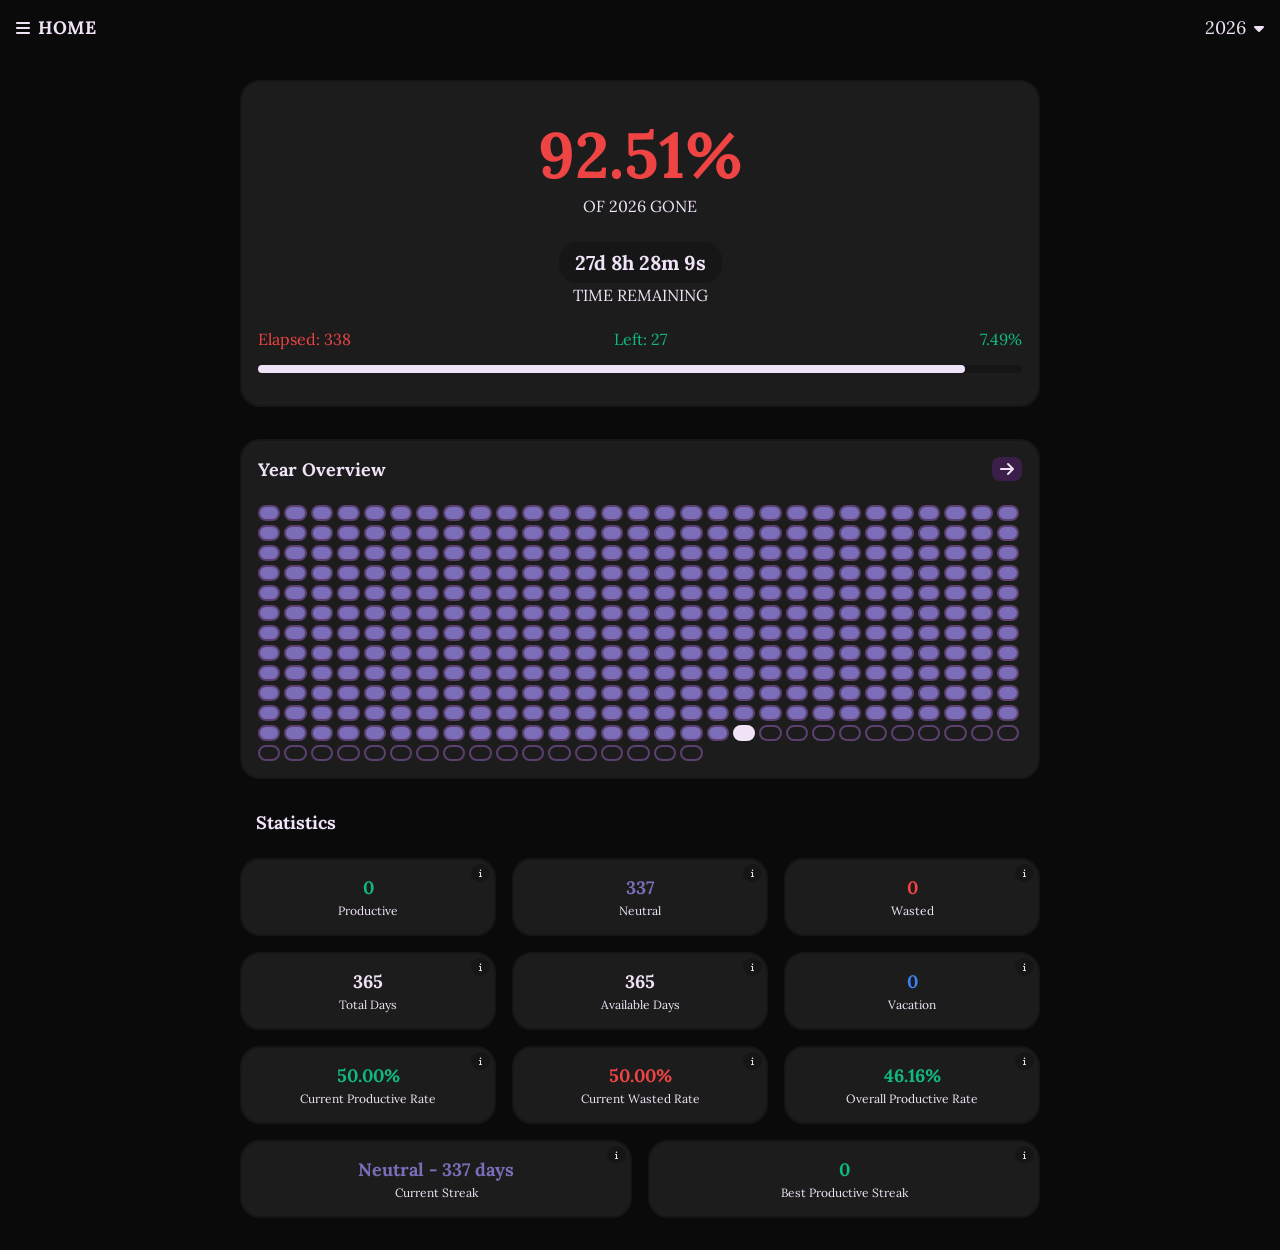
<file: index.html>
<!DOCTYPE html>
<html lang="en">
<head>
	<meta charset="UTF-8">
	<meta name="viewport" content="width=device-width, initial-scale=1.0">
	<title>Days</title>
	<!--font awesome-->
	<link rel="stylesheet" href="https://cdnjs.cloudflare.com/ajax/libs/font-awesome/6.7.2/css/all.min.css">
	<!--fonts ezcar-->
	<link rel="preconnect" href="https://fonts.googleapis.com">
	<link rel="preconnect" href="https://fonts.gstatic.com" crossorigin>
	<link href="https://fonts.googleapis.com/css2?family=Eczar:wght@400..800&display=swap" rel="stylesheet">

	<!--font merriweather-->
	<link rel="preconnect" href="https://fonts.googleapis.com">
	<link rel="preconnect" href="https://fonts.gstatic.com" crossorigin>
	<link href="https://fonts.googleapis.com/css2?family=Merriweather:ital,opsz,wght@0,18..144,300..900;1,18..144,300..900&display=swap" rel="stylesheet">
	
	<!--lora-->
	<link rel="preconnect" href="https://fonts.googleapis.com">
	<link rel="preconnect" href="https://fonts.gstatic.com" crossorigin>
	<link href="https://fonts.googleapis.com/css2?family=Lora:ital,wght@0,400..700;1,400..700&display=swap" rel="stylesheet">
	
	<link rel="stylesheet" href="./css/common.css">
	<link rel="stylesheet" href="./css/home.css">
</head>

<!--<body class="modal-active">-->
<body>
    <div class="topbar">
        <div class="left">
            <i class="fa fa-bars" id="home-btn" aria-hidden="true"></i>
            <a href="./index.html" class="title-topbar">HOME</a>
        </div>
        <div class="right">
            <div class="year">2026 (Current)</div>
            <i class="fa fa-caret-down" aria-hidden="true"></i>
        </div>
    </div>

    <div class="topbar-year-selector">
    </div>

    <div class="toolkit">
        <div class="toolkit-date">April 9 - Friday</div>
        <div class="toolkit-status"></div>
    </div>

    <div class="sidebar-out">
        <div class="sidebar">

            <div class="sidebar-heading">
                    <!--<i class="fa fa-arrow-left" id="sidebar-close-btn" aria-hidden="true"></i> -->
                    <div>Days</div> 
            </div>

            <div class="sidebar-menu">
                <a class="sidebar-menu-item sidebar-menu-item-active" href="./index.html">
                    <i class="fa fa-home" aria-hidden="true"></i>
                    Home
                </a>
                <a class="sidebar-menu-item" href="./goals.html">
                    <i class="fa fa-trophy" aria-hidden="true"></i>
                    Goals
                </a>
                <a class="sidebar-menu-item" href="./">
                    <i class="fa fa-line-chart" aria-hidden="true"></i>
                    Statistics
                </a>
                <a class="sidebar-menu-item" href="./">
                    <i class="fa fa-tree" aria-hidden="true"></i>
                    Progress Tree
                </a>
                <a class="sidebar-menu-item" href="./settings.html">
                    <i class="fa fa-cog" aria-hidden="true"></i>
                    Settings
                </a>
                <a class="sidebar-menu-item" href="./about.html">
                    <i class="fa fa-info-circle" aria-hidden="true"></i>
                    About
                </a>
            </div>
        </div>
    </div>

    <div class="stats-modal-out">
        <div class="stats-modal">
            <div class="stats-modal-head">
            </div>
            <div class="stats-modal-bottom">
                <div class="stats-modal-text">
                </div>
                <div class="stats-modal-btn">Got it </div>
            </div>
        </div>
    </div>

    <div class="head">
        <div class="head-top">
            <div class="head-percentage">00.00%</div>
            <div class="head-percentage-label">OF 0000 GONE</div>
        </div>
        <div class="head-middle">
            <div class="head-time" data-value="full">000d 00h 00m 00s</div>
            <div class="head-label">TIME REMAINING</div>
        </div>
        <div class="head-bottom">
            <div class="head-bottom-up">
                <div class="head-bottom-elapsed"> <span>Elapsed:</span> <span id="head-bottom-elapsed">000 </span> </div>
                <div class="head-bottom-left"> <span>Left:</span> <span id="head-bottom-left">000</span> </div>
                <div class="head-bottom-percentage">00.00%</div>
            </div>
            <div class="progress-bar">
                <div class="progress-fill" id="progressFill"></div>
            </div>
        </div>
    </div>

    <div class="dot-checlist-container">
        <div class="check-out">
            <div class="check-out-top">
                <h1 class="check-out-year">Year Checklist</h1>
                <i class="check-out-icon fa fa-arrow-left" id="check-goto-overview-btn" aria-hidden="true"></i>
            </div>
            <div class="check-out-bottom">
                <div class="checklist-item-out">
                </div>
                <div class="checklist-add">
                    <i class="fa fa-plus" aria-hidden="true"></i>
                    <input id="checklist-add-text" type="text" placeholder="Add a new checklist">
                    <i class="fa fa-check" style="display: none;" aria-hidden="true"></i>
                </div>
            </div>
        </div>
        
        <div class="dot-out">
            <div class="dot-out-top">
                <h1 class="dot-out-year">Year Overview</h1>
                <i class="dot-out-icon fa fa-arrow-right" id="dot-goto-checklist-btn" aria-hidden="true"></i>
            </div>
            <div class="dot-out-bottom">
                <div class="dot"></div>
                <div class="dot"></div>
                <div class="dot"></div>
                <div class="dot"></div>
                <div class="dot"></div>
                <div class="dot"></div>
                <div class="dot"></div>
                <div class="dot"></div>
                <div class="dot"></div>
                <div class="dot"></div>
                <div class="dot"></div>
                <div class="dot"></div>
                <div class="dot"></div>
                <div class="dot"></div>
                <div class="dot"></div>
                <div class="dot"></div>
                <div class="dot"></div>
                <div class="dot"></div>
                <div class="dot"></div>
                <div class="dot"></div>
                <div class="dot"></div>
                <div class="dot"></div>
                <div class="dot"></div>
                <div class="dot"></div>
                <div class="dot"></div>
                <div class="dot"></div>
                <div class="dot"></div>
                <div class="dot"></div>
                <div class="dot"></div>
                <div class="dot"></div>
                <div class="dot"></div>
                <div class="dot"></div>
                <div class="dot"></div>
                <div class="dot"></div>
                <div class="dot"></div>
                <div class="dot"></div>
                <div class="dot"></div>
                <div class="dot"></div>
                <div class="dot"></div>
                <div class="dot"></div>
                <div class="dot"></div>
                <div class="dot"></div>
                <div class="dot"></div>
                <div class="dot"></div>
                <div class="dot"></div>
                <div class="dot"></div>
                <div class="dot"></div>
                <div class="dot"></div>
                <div class="dot"></div>
                <div class="dot"></div>
                <div class="dot"></div>
                <div class="dot"></div>
                <div class="dot"></div>
                <div class="dot"></div>
                <div class="dot"></div>
                <div class="dot"></div>
                <div class="dot"></div>
                <div class="dot"></div>
                <div class="dot"></div>
                <div class="dot"></div>
                <div class="dot"></div>
                <div class="dot"></div>
                <div class="dot"></div>
                <div class="dot"></div>
                <div class="dot"></div>
                <div class="dot"></div>
                <div class="dot"></div>
                <div class="dot"></div>
                <div class="dot"></div>
                <div class="dot"></div>
                <div class="dot"></div>
                <div class="dot"></div>
                <div class="dot"></div>
                <div class="dot"></div>
                <div class="dot"></div>
                <div class="dot"></div>
                <div class="dot"></div>
                <div class="dot"></div>
                <div class="dot"></div>
                <div class="dot"></div>
                <div class="dot"></div>
                <div class="dot"></div>
                <div class="dot"></div>
                <div class="dot"></div>
                <div class="dot"></div>
                <div class="dot"></div>
                <div class="dot"></div>
                <div class="dot"></div>
                <div class="dot"></div>
                <div class="dot"></div>
                <div class="dot"></div>
                <div class="dot"></div>
                <div class="dot"></div>
                <div class="dot"></div>
                <div class="dot"></div>
                <div class="dot"></div>
                <div class="dot"></div>
                <div class="dot"></div>
                <div class="dot"></div>
                <div class="dot"></div>
                <div class="dot"></div>
                <div class="dot"></div>
                <div class="dot"></div>
                <div class="dot"></div>
                <div class="dot"></div>
                <div class="dot"></div>
                <div class="dot"></div>
                <div class="dot"></div>
                <div class="dot"></div>
                <div class="dot"></div>
                <div class="dot"></div>
                <div class="dot"></div>
                <div class="dot"></div>
                <div class="dot"></div>
                <div class="dot"></div>
                <div class="dot"></div>
                <div class="dot"></div>
                <div class="dot"></div>
                <div class="dot"></div>
                <div class="dot"></div>
                <div class="dot"></div>
                <div class="dot"></div>
                <div class="dot"></div>
                <div class="dot"></div>
                <div class="dot"></div>
                <div class="dot"></div>
                <div class="dot"></div>
                <div class="dot"></div>
                <div class="dot"></div>
                <div class="dot"></div>
                <div class="dot"></div>
                <div class="dot"></div>
                <div class="dot"></div>
                <div class="dot"></div>
                <div class="dot"></div>
                <div class="dot"></div>
                <div class="dot"></div>
                <div class="dot"></div>
                <div class="dot"></div>
                <div class="dot"></div>
                <div class="dot"></div>
                <div class="dot"></div>
                <div class="dot"></div>
                <div class="dot"></div>
                <div class="dot"></div>
                <div class="dot"></div>
                <div class="dot"></div>
                <div class="dot"></div>
                <div class="dot"></div>
                <div class="dot"></div>
                <div class="dot"></div>
                <div class="dot"></div>
                <div class="dot"></div>
                <div class="dot"></div>
                <div class="dot"></div>
                <div class="dot"></div>
                <div class="dot"></div>
                <div class="dot"></div>
                <div class="dot"></div>
                <div class="dot"></div>
                <div class="dot"></div>
                <div class="dot"></div>
                <div class="dot"></div>
                <div class="dot"></div>
                <div class="dot"></div>
                <div class="dot"></div>
                <div class="dot"></div>
                <div class="dot"></div>
                <div class="dot"></div>
                <div class="dot"></div>
                <div class="dot"></div>
                <div class="dot"></div>
                <div class="dot"></div>
                <div class="dot"></div>
                <div class="dot"></div>
                <div class="dot"></div>
                <div class="dot"></div>
                <div class="dot"></div>
                <div class="dot"></div>
                <div class="dot"></div>
                <div class="dot"></div>
                <div class="dot"></div>
                <div class="dot"></div>
                <div class="dot"></div>
                <div class="dot"></div>
                <div class="dot"></div>
                <div class="dot"></div>
                <div class="dot"></div>
                <div class="dot"></div>
                <div class="dot"></div>
                <div class="dot"></div>
                <div class="dot"></div>
                <div class="dot"></div>
                <div class="dot"></div>
                <div class="dot"></div>
                <div class="dot"></div>
                <div class="dot"></div>
                <div class="dot"></div>
                <div class="dot"></div>
                <div class="dot"></div>
                <div class="dot"></div>
                <div class="dot"></div>
                <div class="dot"></div>
                <div class="dot"></div>
                <div class="dot"></div>
                <div class="dot"></div>
                <div class="dot"></div>
                <div class="dot"></div>
                <div class="dot"></div>
                <div class="dot"></div>
                <div class="dot"></div>
                <div class="dot"></div>
                <div class="dot"></div>
                <div class="dot"></div>
                <div class="dot"></div>
                <div class="dot"></div>
                <div class="dot"></div>
                <div class="dot"></div>
                <div class="dot"></div>
                <div class="dot"></div>
                <div class="dot"></div>
                <div class="dot"></div>
                <div class="dot"></div>
                <div class="dot"></div>
                <div class="dot"></div>
                <div class="dot"></div>
                <div class="dot"></div>
                <div class="dot"></div>
                <div class="dot"></div>
                <div class="dot"></div>
                <div class="dot"></div>
                <div class="dot"></div>
                <div class="dot"></div>
                <div class="dot"></div>
                <div class="dot"></div>
                <div class="dot"></div>
                <div class="dot"></div>
                <div class="dot"></div>
                <div class="dot"></div>
                <div class="dot"></div>
                <div class="dot"></div>
                <div class="dot"></div>
                <div class="dot"></div>
                <div class="dot"></div>
                <div class="dot"></div>
                <div class="dot"></div>
                <div class="dot"></div>
                <div class="dot"></div>
                <div class="dot"></div>
                <div class="dot"></div>
                <div class="dot"></div>
                <div class="dot"></div>
                <div class="dot"></div>
                <div class="dot"></div>
                <div class="dot"></div>
                <div class="dot"></div>
                <div class="dot"></div>
                <div class="dot"></div>
                <div class="dot"></div>
                <div class="dot"></div>
                <div class="dot"></div>
                <div class="dot"></div>
                <div class="dot"></div>
                <div class="dot"></div>
                <div class="dot"></div>
                <div class="dot"></div>
                <div class="dot"></div>
                <div class="dot"></div>
                <div class="dot"></div>
                <div class="dot"></div>
                <div class="dot"></div>
                <div class="dot"></div>
                <div class="dot"></div>
                <div class="dot"></div>
                <div class="dot"></div>
                <div class="dot"></div>
                <div class="dot"></div>
                <div class="dot"></div>
                <div class="dot"></div>
                <div class="dot"></div>
                <div class="dot"></div>
                <div class="dot"></div>
                <div class="dot"></div>
                <div class="dot"></div>
                <div class="dot"></div>
                <div class="dot"></div>
                <div class="dot"></div>
                <div class="dot"></div>
                <div class="dot"></div>
                <div class="dot"></div>
                <div class="dot"></div>
                <div class="dot"></div>
                <div class="dot"></div>
                <div class="dot"></div>
                <div class="dot"></div>
                <div class="dot"></div>
                <div class="dot"></div>
                <div class="dot"></div>
                <div class="dot"></div>
                <div class="dot"></div>
                <div class="dot"></div>
                <div class="dot"></div>
                <div class="dot"></div>
                <div class="dot"></div>
                <div class="dot"></div>
                <div class="dot"></div>
                <div class="dot"></div>
                <div class="dot"></div>
                <div class="dot"></div>
                <div class="dot"></div>
                <div class="dot"></div>
                <div class="dot"></div>
                <div class="dot"></div>
                <div class="dot"></div>
                <div class="dot"></div>
                <div class="dot"></div>
                <div class="dot"></div>
                <div class="dot"></div>
                <div class="dot"></div>
                <div class="dot"></div>
                <div class="dot"></div>
                <div class="dot"></div>
                <div class="dot"></div>
                <div class="dot"></div>
                <div class="dot"></div>
                <div class="dot"></div>
                <div class="dot"></div>
                <div class="dot"></div>
                <div class="dot"></div>
                <div class="dot"></div>
                <div class="dot"></div>
                <div class="dot"></div>
                <div class="dot"></div>
                <div class="dot"></div>
                <div class="dot"></div>
                <div class="dot"></div>
                <div class="dot"></div>
                <div class="dot"></div>
                <div class="dot"></div>
                <div class="dot"></div>
                <div class="dot"></div>
                <div class="dot"></div>
                <div class="dot"></div>
                <div class="dot"></div>
                <div class="dot"></div>
                <div class="dot"></div>
                <div class="dot"></div>
                <div class="dot"></div>
                <div class="dot"></div>
                <div class="dot"></div>
                <div class="dot"></div>
                <div class="dot"></div>
                <div class="dot"></div>
                <div class="dot"></div>
                <div class="dot"></div>
                <div class="dot"></div>
                <div class="dot"></div>
                <div class="dot"></div>
                <div class="dot"></div>
                <div class="dot"></div>
                <div class="dot"></div>
                <div class="dot"></div>
                <div class="dot"></div>
                <div class="dot"></div>
                <div class="dot"></div>
            </div>
        </div>
    </div>
    
    <div class="stats-out">
        <h1 class="stats-out-heading">Statistics</h1>
        <div class="stat-boxes">
            <div class="stat-box">
                <div class="info"><i class="fa fa-info" aria-hidden="true"></i></div>
                <div class="stat" id="productive-stat">2</div>
                <div class="label">Productive</div>
            </div>
            <div class="stat-box">
                <div class="info"><i class="fa fa-info" aria-hidden="true"></i></div>
                <div class="stat" id="neutral-stat">2</div>
                <div class="label">Neutral</div>
            </div>
            <div class="stat-box">
                <div class="info"><i class="fa fa-info" aria-hidden="true"></i></div>
                <div class="stat" id="wasted-stat">194</div>
                <div class="label">Wasted</div>
            </div>
            
            <div class="stat-box">
                <div class="info"><i class="fa fa-info" aria-hidden="true"></i></div>
                <div class="stat" id="total-days-stat">365</div>
                <div class="label">Total Days</div>
            </div>
            <div class="stat-box">
                <div class="info"><i class="fa fa-info" aria-hidden="true"></i></div>
                <div class="stat" id="available-days-stat">365</div>
                <div class="label">Available Days</div>
            </div>
            <div class="stat-box">
                <div class="info"><i class="fa fa-info" aria-hidden="true"></i></div>
                <div class="stat" id="vacation-stat">0</div>
                <div class="label">Vacation</div>
            </div>
            
            <div class="stat-box">
                <div class="info"><i class="fa fa-info" aria-hidden="true"></i></div>
                <div class="stat" id="current-productive-rate-stat">1.41%</div>
                <div class="label">Current Productive Rate</div>
            </div>
            
            <div class="stat-box">
                <div class="info"><i class="fa fa-info" aria-hidden="true"></i></div>
                <div class="stat" id="current-wasted-rate-stat">1.41%</div>
                <div class="label">Current Wasted Rate</div>
            </div>
            <div class="stat-box">
                <div class="info"><i class="fa fa-info" aria-hidden="true"></i></div>
                <div class="stat" id="over-all-productivity-rate-stat">0.77%</div>
                <div class="label">Overall Productive Rate</div>
            </div>

            <div class="stat-box">
                <div class="info"><i class="fa fa-info" aria-hidden="true"></i></div>
                <div class="stat" id="current-streak-stat">Wasted - 2 days</div>
                <div class="label">Current Streak</div>
            </div>
            <div class="stat-box">
                <div class="info"><i class="fa fa-info" aria-hidden="true"></i></div>
                <div class="stat" id="best-productive-streak-stat">2</div>
                <div class="label">Best Productive Streak</div>
            </div>
        </div>
    </div>
</body>

<script src="./js/db.js"></script>
<script src="./js/script.js"></script>
<script src="./js/sidebar.js"></script>
<script src="./js/dotFishEyeEffect.js"></script>
</html>
</file>
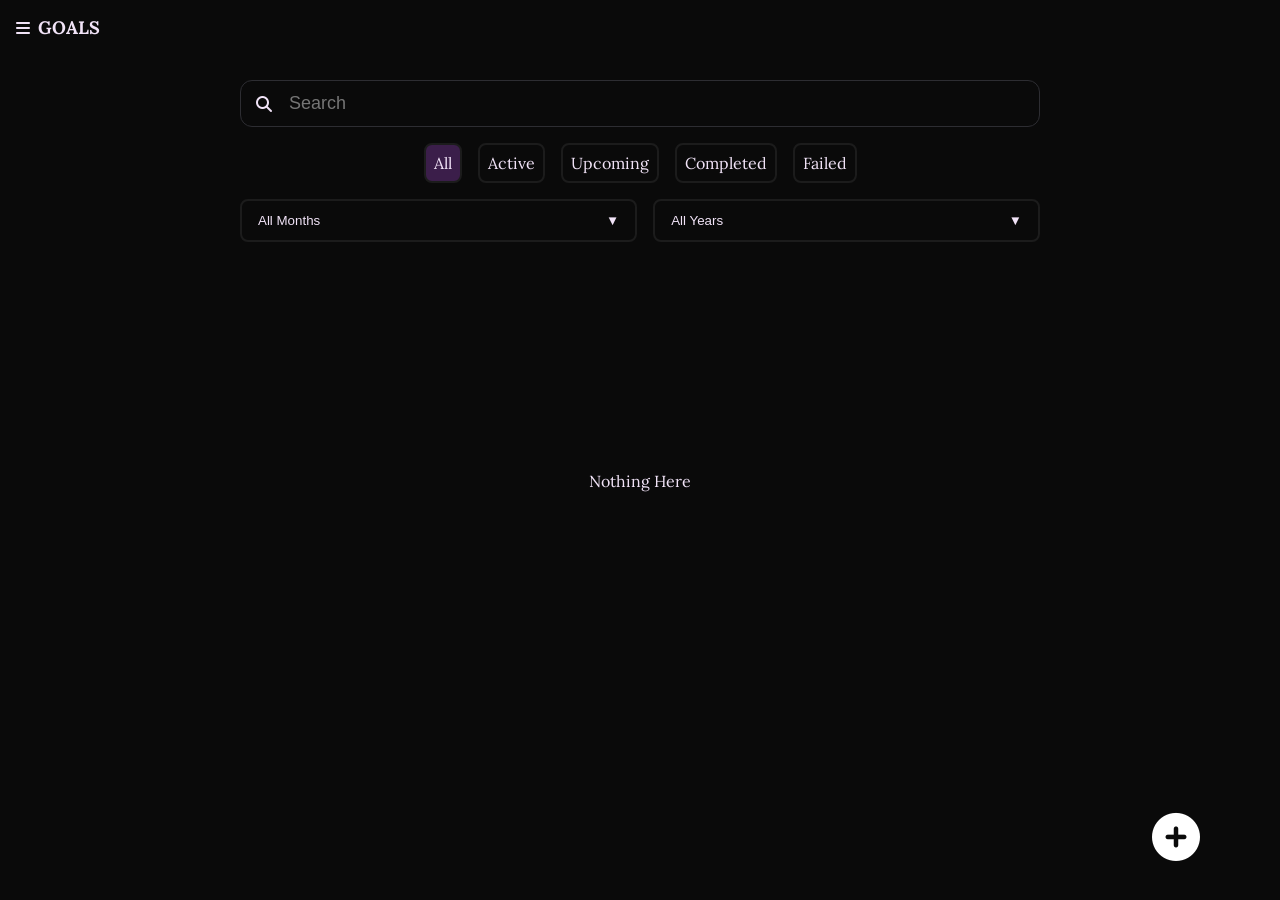
<file: goals.html>
<!DOCTYPE html>
<html lang="en">
<head>
	<meta charset="UTF-8">
	<meta name="viewport" content="width=device-width, initial-scale=1.0">
	<title>Days</title>
	<!--font awesome-->
	<link rel="stylesheet" href="https://cdnjs.cloudflare.com/ajax/libs/font-awesome/6.7.2/css/all.min.css">
	<!--fonts ezcar-->
	<link rel="preconnect" href="https://fonts.googleapis.com">
	<link rel="preconnect" href="https://fonts.gstatic.com" crossorigin>
	<link href="https://fonts.googleapis.com/css2?family=Eczar:wght@400..800&display=swap" rel="stylesheet">

	<!--font merriweather-->
	<link rel="preconnect" href="https://fonts.googleapis.com">
	<link rel="preconnect" href="https://fonts.gstatic.com" crossorigin>
	<link href="https://fonts.googleapis.com/css2?family=Merriweather:ital,opsz,wght@0,18..144,300..900;1,18..144,300..900&display=swap" rel="stylesheet">
	
	<!--lora-->
	<link rel="preconnect" href="https://fonts.googleapis.com">
	<link rel="preconnect" href="https://fonts.gstatic.com" crossorigin>
	<link href="https://fonts.googleapis.com/css2?family=Lora:ital,wght@0,400..700;1,400..700&display=swap" rel="stylesheet">


	<link rel="stylesheet" href="./css/common.css">
	<link rel="stylesheet" href="./css/goals.css">
</head>
<body>
    <div class="topbar">
        <div class="left">
            <i class="fa fa-bars" id="home-btn" aria-hidden="true"></i>
            <a href="./goals.html" class="title-topbar">GOALS</a>
        </div>
    </div>

    <div class="sidebar-out">
        <div class="sidebar">

            <div class="sidebar-heading">
                    <!--<i class="fa fa-arrow-left" id="sidebar-close-btn" aria-hidden="true"></i> -->
                    <div>Days</div> 
            </div>

            <div class="sidebar-menu">
                <a class="sidebar-menu-item" href="./index.html">
                    <i class="fa fa-home" aria-hidden="true"></i>
                    Home
                </a>
                <a class="sidebar-menu-item sidebar-menu-item-active" href="./gaols.html">
                    <i class="fa fa-trophy" aria-hidden="true"></i>
                    Goals
                </a>
                <a class="sidebar-menu-item" href="./">
                    <i class="fa fa-line-chart" aria-hidden="true"></i>
                    Statistics
                </a>
                <a class="sidebar-menu-item" href="./">
                    <i class="fa fa-tree" aria-hidden="true"></i>
                    Progress Tree
                </a>
                <a class="sidebar-menu-item" href="./settings.html">
                    <i class="fa fa-cog" aria-hidden="true"></i>
                    Settings
                </a>
                <a class="sidebar-menu-item" href="./about.html">
                    <i class="fa fa-info-circle" aria-hidden="true"></i>
                    About
                </a>
            </div>
        </div>
    </div>

    <div class="add-modal-out">
        <div class="add-modal">
            
            <h1 class="modal-heading">New Goal</h1>
            <input id="goal-title" type="text" placeholder="Title">
            <textarea id="goal-desc" type="text" placeholder="Description (Optional)"></textarea>
                
            <div class="modal-goal-days-out">
                <h1 class="modal-goal-days-heading">Goal Days</h1>
                <div class="modal-goal-days">
                    <div data-value="1" class="modal-goal-day active">Mon</div>
                    <div data-value="2" class="modal-goal-day active">Tue</div>
                    <div data-value="3" class="modal-goal-day active">Wed</div>
                    <div data-value="4" class="modal-goal-day active">Thu</div>
                    <div data-value="5" class="modal-goal-day active">Fri</div>
                    <div data-value="6" class="modal-goal-day active">Sat</div>
                    <div data-value="0" class="modal-goal-day active">Sun</div>
                </div>
            </div>
            
            <div class="calender-out">
                <div class="calender-start-out">
                    <label for="start-date" class="calender-label">Start</label>
                    <div class="calender-input-out">
                        <input type="date" class="calender-box" id="start-date" name="start-date" min="2026-08-17" max="2026-08-31">
                        <i class="fa-solid fa-calendar-days"></i>
                    </div>
                </div>
                <div class="calender-end-out">
                    <label for="end-date" class="calender-label">End</label>
                    <div class="calender-input-out">
                        <input type="date" class="calender-box" id="end-date" name="end-date" min="2026-08-17" max="2026-08-31">
                        <i class="fa-solid fa-calendar-days"></i>
                    </div>
                </div>
            </div>
            <div class="calender-quick-durations-out">
                <h1 class="calender-quick-durations-heading">Quick Duration</h1>
                <div class="calender-quick-durations">
                    <div data-type="w" data-value="1" class="calender-quick-duration" >1 W</div>
                    <div data-type="w" data-value="2" class="calender-quick-duration" >2 W</div>
                    <div data-type="w" data-value="3" class="calender-quick-duration" >3 W</div>
                    <div data-type="m" data-value="1" class="calender-quick-duration" >1 M</div>
                    <div data-type="m" data-value="2" class="calender-quick-duration" >2 M</div>
                    <div data-type="m" data-value="3" class="calender-quick-duration" >3 M</div>
                    <div data-type="m" data-value="6" class="calender-quick-duration" >6 M</div>
                    <div data-type="y" data-value="1" class="calender-quick-duration" >1 Y</div>
                    <div data-type="y" data-value="2" class="calender-quick-duration" >2 Y</div>
                    <div data-type="y" data-value="3" class="calender-quick-duration" >3 Y</div>
                    <div data-type="y" data-value="4" class="calender-quick-duration" >4 Y</div>
                    <div data-type="y" data-value="5" class="calender-quick-duration" >5 Y</div>
                </div>
            </div>

            <div class="total-working-days">
                <h1 class="total-working-days-heading">Total Working Days</h1>
                <div class="total-working-days-count-out">
                    <div class="total-working-days-count">0</div>
                    <i class="fa fa-chevron-circle-up" id="total-working-days-count-up" aria-hidden="true"></i>
                    <i class="fa fa-chevron-circle-down" id="total-working-days-count-down" aria-hidden="true"></i>
                </div>
            </div>

            <div class="summary">
              <div class="summary-title">Goal Summary</div>
              <div class="summary-grid">
                <div class="metric">
                  <div class="metric-label">Start Date</div>
                  <div class="metric-value" id="summary-start">—</div>
                </div>
                
                <div class="metric">
                  <div class="metric-label">Effective Start Date</div>
                  <div class="metric-value" id="summary-effective-start">—</div>
                </div>
                
                <div class="metric">
                  <div class="metric-label">End Date</div>
                  <div class="metric-value" id="summary-end">—</div>
                </div>
                
                <div class="metric">
                  <div class="metric-label">Effective End Date</div>
                  <div class="metric-value" id="summary-effective-end">—</div>
                </div>
                
                <div class="metric">
                  <div class="metric-label">Working Days</div>
                  <div class="metric-value" id="summary-work">—</div>
                </div>
                
                <div class="metric">
                  <div class="metric-label">Calendar Span</div>
                  <div class="metric-value" id="summary-span">—</div>
                </div>
              </div>
            </div>

            <div id="validation" class="validation">
                No selected working days fall inside this date range. Select more working days or change the dates.
            </div>
            
            <div class="calender-btns">
                <div id="calender-cancel-btn">Cancel</div>
                <div id="calender-start-btn" >START</div>
            </div>
        </div>
    </div>

    
    <div class="goals-search">
        <div class="goals-search-inputs">
            <i class="fa fa-search" aria-hidden="true"></i>
            <input id="goal-search-input" placeholder="Search" type="text">
        </div>
        <div class="goals-status-filter-out">
        <div class="goals-status-filter">
            <div data-value="all" class="goals-status">All</div>
            <div data-value="active" class="goals-status">Active</div>
            <div data-value="upcoming" class="goals-status">Upcoming</div>
            <div data-value="completed" class="goals-status">Completed</div>
            <div data-value="failed" class="goals-status">Failed</div>
        </div>
        </div>
        <div class="goals-month-year-filter">
            <div class="goals-month">
                <button type="button">
                    <span class="goals-month-selected-value">All Months</span>
                    <span class="arrow">▼</span>
                </button>
                <div class="goals-month-options">
                    <div data-value="all" class="goals-month-option">All Months</div>
                    <div data-value="1" class="goals-month-option">January</div>
                    <div data-value="2" class="goals-month-option">February</div>
                    <div data-value="3" class="goals-month-option">March</div>
                    <div data-value="4" class="goals-month-option">April</div>
                    <div data-value="5" class="goals-month-option">May</div>
                    <div data-value="6" class="goals-month-option">June</div>
                    <div data-value="7" class="goals-month-option">July</div>
                    <div data-value="8" class="goals-month-option">August</div>
                    <div data-value="9" class="goals-month-option">September</div>
                    <div data-value="10" class="goals-month-option">October</div>
                    <div data-value="11" class="goals-month-option">November</div>
                    <div data-value="12" class="goals-month-option">December</div>
                </div>
                
            </div>
            <div class="goals-year">
                <button type="button">
                    <span class="goals-year-selected-value">All Years</span>
                    <span class="arrow">▼</span>
                </button>
                <div class="goals-year-options">
                    <!--<div data-value="all" class="goals-year-option">All Years</div>
                    <div data-value="2025" class="goals-year-option">2025</div>
                    <div data-value="2026" class="goals-year-option">2026</div>
                    <div data-value="2027" class="goals-year-option">2027</div>-->
                </div>
            </div>
        </div>
    </div>

    <div class="goals-out">
        <div class="nothing-goal-box">Nothing Here</div>
    </div>

    <div class="add-goal-btn">
        <i class="fa-solid fa-circle-plus"></i>
    </div>
</body>
<script src="./js/db.js"></script>
<script src="./js/sidebar.js"></script>
<script src="./js/goals.js"></script>
</html>
</file>
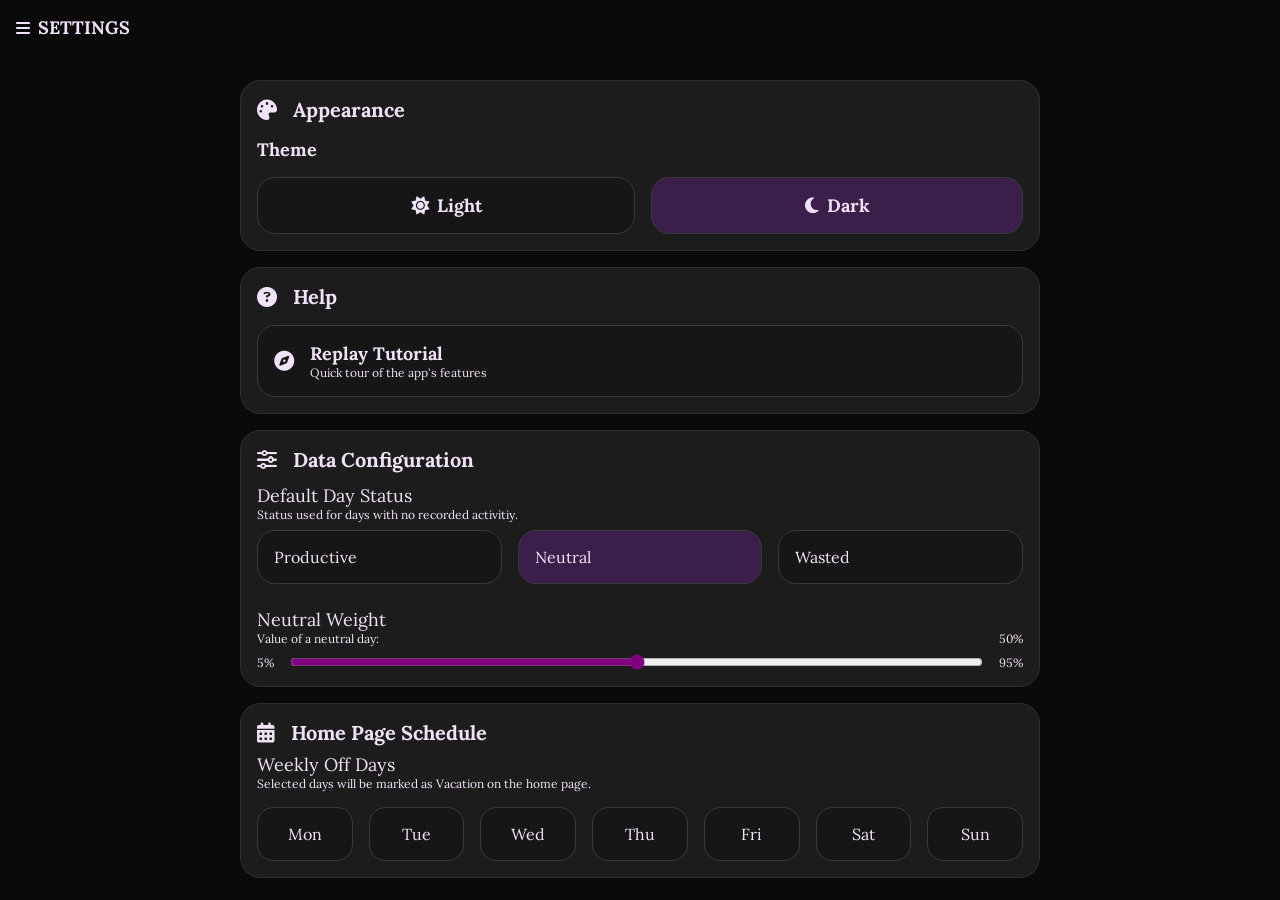
<file: settings.html>
<!DOCTYPE html>
<html lang="en">
<head>
	<meta charset="UTF-8">
	<meta name="viewport" content="width=device-width, initial-scale=1.0">
	<title>Days</title>
	<!--font awesome-->
	<link rel="stylesheet" href="https://cdnjs.cloudflare.com/ajax/libs/font-awesome/6.7.2/css/all.min.css">
	<!--fonts ezcar-->
	<link rel="preconnect" href="https://fonts.googleapis.com">
	<link rel="preconnect" href="https://fonts.gstatic.com" crossorigin>
	<link href="https://fonts.googleapis.com/css2?family=Eczar:wght@400..800&display=swap" rel="stylesheet">

	<!--font merriweather-->
	<link rel="preconnect" href="https://fonts.googleapis.com">
	<link rel="preconnect" href="https://fonts.gstatic.com" crossorigin>
	<link href="https://fonts.googleapis.com/css2?family=Merriweather:ital,opsz,wght@0,18..144,300..900;1,18..144,300..900&display=swap" rel="stylesheet">
	
	<!--lora-->
	<link rel="preconnect" href="https://fonts.googleapis.com">
	<link rel="preconnect" href="https://fonts.gstatic.com" crossorigin>
	<link href="https://fonts.googleapis.com/css2?family=Lora:ital,wght@0,400..700;1,400..700&display=swap" rel="stylesheet">


	<link rel="stylesheet" href="./css/common.css">
	<link rel="stylesheet" href="./css/settings.css">
</head>
<body>
    <div class="topbar">
        <div class="left">
            <i class="fa fa-bars" id="home-btn" aria-hidden="true"></i>
            <a href="./settings.html" class="title-topbar">SETTINGS</a>
        </div>
    </div>

    <div class="sidebar-out">
        <div class="sidebar">

            <div class="sidebar-heading">
                    <div>Days</div> 
            </div>

            <div class="sidebar-menu">
                <a class="sidebar-menu-item" href="./index.html">
                    <i class="fa fa-home" aria-hidden="true"></i>
                    Home
                </a>
                <a class="sidebar-menu-item" href="./goals.html">
                    <i class="fa fa-trophy" aria-hidden="true"></i>
                    Goals
                </a>
                <a class="sidebar-menu-item" href="./">
                    <i class="fa fa-line-chart" aria-hidden="true"></i>
                    Statistics
                </a>
                <a class="sidebar-menu-item" href="./">
                    <i class="fa fa-tree" aria-hidden="true"></i>
                    Progress Tree
                </a>
                <a class="sidebar-menu-item sidebar-menu-item-active" href="./settings.html">
                    <i class="fa fa-cog" aria-hidden="true"></i>
                    Settings
                </a>
                <a class="sidebar-menu-item" href="./about.html">
                    <i class="fa fa-info-circle" aria-hidden="true"></i>
                    About
                </a>
            </div>
        </div>
    </div>

    <div class="settings-box top">
        <div class="settings-head">
            <i class="fa-solid fa-palette"></i>
            <h1>Appearance</h1>
        </div>
        <div class="appearance-out">
            <h1 class="appearance-out-heading">Theme</h1>
            <div class="appearance">
                <div class="appearance-light">
                    <i class="fa-solid fa-sun"></i>
                    <h1>Light</h1>
                </div>
                <div class="appearance-dark">
                    <i class="fa-solid fa-moon"></i>
                    <h1>Dark</h1>
                </div>
            </div>
        </div>
    </div>

    <div class="settings-box">
        <div class="settings-head">
            <i class="fa-solid fa-circle-question"></i>
            <h1>Help</h1>
        </div>
        <div class="help-out">
            <i class="fa-solid fa-compass"></i>
            <div>
                <h1 class="help-title">Replay Tutorial</h1>
                <div class="help-subtitle">Quick tour of the app's features</div>
            </div>
        </div>
    </div>

    <div class="settings-box">
        <div class="settings-head">
            <i class="fa-solid fa-sliders"></i>
            <h1>Data Configuration</h1>
        </div>
        <div class="data-out">
            <div class="data-first">
                <div class="data-title">Default Day Status</div>
                <div class="data-subtitle">Status used for days with no recorded activitiy.</div>
                <div class="data-first-decide">
                    <div class="data-productive">Productive</div>
                    <div class="data-neutral">Neutral</div>
                    <div class="data-wasted">Wasted</div>
                </div>
            </div>
            <div class="data-second">
                <div class="data-title">Neutral Weight</div>
                <div class="data-subtitle">Value of a neutral day: <div class="data-second-decide-slider-current"></div>  </div>
                <div class="data-second-decide">
                    <div class="data-second-decide-min">5%</div>
                    <input type="range" min="5" max="95" value="0" step="5" class="data-second-decide-slider">
                    <div class="data-second-decide-min">95%</div>
                </div>
            </div>
        </div>
    </div>

    <div class="settings-box">
        <div class="settings-head">
            <i class="fa-solid fa-calendar-days"></i>
            <h1>Home Page Schedule</h1>
        </div>
        <div class="schedule-out">
            <div class="schedule-title">Weekly Off Days</div>
            <div class="schedule-subtitle">Selected days will be marked as Vacation on the home page.</div>
            <div class="schedule-dots">
                <div data-value="Mon" class="schedule-dot">Mon</div>
                <div data-value="Tue" class="schedule-dot">Tue</div>
                <div data-value="Wed" class="schedule-dot">Wed</div>
                <div data-value="Thu" class="schedule-dot">Thu</div>
                <div data-value="Fri" class="schedule-dot">Fri</div>
                <div data-value="Sat" class="schedule-dot">Sat</div>
                <div data-value="Sun" class="schedule-dot">Sun</div>
            </div>
        </div>
    </div>
    
</body>
<script src="./js/db.js"></script>
<script src="./js/sidebar.js"></script>
<script src="./js/settings.js"></script>
</html>
</file>
<file: css/common.css>
*{
    margin: 0;
    padding: 0;
    box-sizing: border-box;
    -webkit-tap-highlight-color: transparent;
}

:root {
    --font-extra-small: 0.5rem;
    --font-small: 0.75rem;
    --font-subtitle: 1.125rem;
    --font-title: 1.25rem;
    --font-medium-small: 1.5rem;
    --font-medium: 2rem;
    --font-large: 3rem;
    --font-extra-large: 4rem;
    --max-width: 50rem;
    --background: #0A0A0A;
    --text-color: #F1E3F7;
    --box-color: #1C1C1C;
    --box-border: #161616;
    --box-border-1:#2d2d32;
    --box-border-2:#3a3a41;
    --box-border-3:#39393f;
    --productive: #10B981;
    --neutral: #7B6DB8;
    --wasted:#EF4444;
    --vacation:#3B82F6;
    --uncategorized:#5B4070;
    --future: #B4A0C4;
    --border-radius:1.25rem;
    --theme: #3B1E4A;
}

body{
    background-color: var(--background);
    color: var(--text-color);
    /*font-family: "Eczar", serif;*/
    /*font-optical-sizing: auto;*/
    /*font-weight: 400;*/
    /*font-style: normal;*/

    /*font-family: "Merriweather", serif;*/
    /*font-optical-sizing: auto;*/
    /*font-weight: <weight>;*/
    /*font-style: normal;*/
    /*font-variation-settings: "wdth" 100;*/

    font-family: "Lora", serif;
    font-optical-sizing: auto;
    /*font-weight: <weight>;*/
    /*font-style: normal;*/
    
    padding: 0rem 1rem;
}

/*===================================================*/
/*TOP*/
/*===================================================*/
.topbar{
    display: flex;
    justify-content: space-between;
    align-items: center;
    width: 100%;
    position: fixed;
    top: 0;
    left: 0;
    padding: 1rem;
    background-color: var(--background);
    z-index: 1000;
}

.left{
    display: flex;
    justify-content: space-between;
    align-items: center;
    gap: 0.5rem;
    color: inherit;
}

.left>i{
    cursor: pointer;
    /*font-size: var(--font-subtitle);*/
}

.title-topbar{
    font-size: var(--font-subtitle);
    text-decoration: none;
    color: var(--text-color);
    font-weight: 800;
}

.right{
    display: flex;
    justify-content: space-between;
    align-items: center;
    gap: 0.5rem;
    cursor: pointer;
    user-select: none;
}

.year{
    font-size: var(--font-subtitle);
}

.topbar-year-selector{
    /*display: flex;*/
    flex-direction: column;
    justify-content: center;
    align-items: center;
    position: fixed;
    top: 3.4rem;
    right: 1rem;
    padding: 1rem;
    gap: 1.5rem;
    background-color: var(--box-color);
    border:2px solid var(--background);
    border-bottom-left-radius: 0.5rem;
    border-bottom-right-radius: 0.5rem;
    z-index: 1000;
    transition: transform ease-in-out 250ms;
    cursor: pointer;
    user-select: none;
    opacity: 0;
    visibility: hidden;
    pointer-events: none;
}
.topbar-year-selector.active{
    display: flex;
    opacity: 1;
    visibility: visible;
    pointer-events: auto;
    max-height: 23rem;
    overflow-y: auto;
}

/*=====================================================*/
/*Side Bar*/
/*=====================================================*/
.sidebar-out{
    position: fixed;
    height: 100%;
    width: 100%;
    inset: 0;
    z-index: 1010;
    background-color: rgba(0, 0, 0, 0.5);
    /*display: none;*/

    opacity: 0;
    visibility: hidden;
    pointer-events: none;
    /*transition: opacity ease-in-out 6000ms;*/
    transition:
        opacity 200ms ease,
        visibility 0s linear 200ms;
    
}

.sidebar-active{
    /*display: unset;*/
    opacity: 1;
    visibility: visible;
    pointer-events: auto;
}

.sidebar{
    position: absolute;
    height: 100%;
    background-color: var(--box-color);
    top: 0;
    left: 0;
    padding: 2rem;
    overflow-y: auto;
    transform: translateX(-100%);
    transition: transform ease-in-out 300ms;
}

.sidebar.sidebar-slide{
    transform: translateX(0);
}

.modal-active{
    overflow-y: hidden;
}

.sidebar-heading{
    font-size: var(--font-medium);
    margin-bottom: 3rem;
    display: flex;
    /*justify-content: space-between;*/
    align-items: center;
    width: 100%;
    gap: 1rem;
    padding: 0.5rem;
}

.sidebar-heading-title{
    width: 100%;
    text-align: center;
}


#sidebar-close-btn{
    cursor: pointer;
    transition: transform ease-in-out 200ms;
}

.sidebar-menu{
    display: flex;
    justify-content: center;
    /*align-items: center;*/
    gap: 2rem;
    flex-direction: column;
}

.sidebar-debug{
    margin-top: 3rem;
    margin-bottom: 3rem;
    position: relative;
}

.sidebar-debug-heading{
    font-size: var(--font-subtitle);
}

.sidebar-debug::before{
    content: "";
    top: -10px;
    left: 0;
    width: 100%;
    height: 1px;
    position: absolute;
    background-color: var(--text-color);
}

.sidebar-debug-menu{
    display: flex;
    justify-content: center;
    margin-top: 2rem;
    /*align-items: center;*/
    gap: 2rem;
    flex-direction: column;
}
.sidebar-debug-menu>div{
    cursor: pointer;
    transition: transform ease-in-out 200ms;
}

.sidebar-menu-item{
    display: flex;
    align-items: center;
    gap: 1rem;
    cursor: pointer;
    text-decoration: none;
    color: inherit;
    transition: transform ease-in-out 200ms;
    
    padding: 0.5rem;
    border-radius: 0.5rem;
}

.sidebar-menu-item-active{
    background: var(--theme);
}


@media (hover: hover) {
    .topbar-year-selector>div:hover{
        transform: scale(1.125);
    }
    
    .sidebar-menu-item:hover,.sidebar-debug-menu>div:hover{
        transform: scale(1.125);
    } 
    
    #sidebar-close-btn:hover{
        transform: scale(1.25);
    }
}
</file>
<file: css/home.css>
/*========================================================*/
/*Head*/
/*========================================================*/
.head{
    border: 2px solid var(--box-border);
    border-radius: var(--border-radius);
    background-color: var(--box-color);
    display: flex;
    justify-content: center;
    align-items: center;
    flex-direction: column;
    padding: 2rem 1rem;
    gap: 1.5rem;
    /*margin-bottom: 2rem;*/
    margin: 5rem auto 2rem auto;
    max-width: var(--max-width);
}

.head-top,.head-middle,.head-bottom{
    display: flex;
    justify-content: center;
    align-items: center;
    flex-direction: column;
    cursor: pointer;
}


.head-bottom{
    width: 100%;   
    gap: 1rem;
}

.head-percentage{
    font-size: var(--font-extra-large);
    font-weight: 700;
    color: var(--wasted);
}

.head-time{
    font-size: var(--font-title);
    font-weight: 700;
    background-color: var(--box-border);
    padding: 0.5rem 1rem;
    border: 2px solid var(--box-color);
    border-radius: var(--border-radius);
}


.head-bottom-up{
    display: flex;
    justify-content: center;
    align-items: center;
    width: 100%;
    position: relative;
}

.head-bottom-elapsed{
    position: absolute;
    top: 0;
    left: 0;
    color: var(--wasted);
}

.head-bottom-left,.head-bottom-percentage{
    color: var(--productive);
}

.head-bottom-percentage{
    position: absolute;
    top: 0;
    right: 0;
}

.progress-bar{
    width: 100%;
    height: 0.5rem;
    background-color: var(--box-border);
    border-radius: var(--border-radius);
}

.progress-fill {
    width: var(--progress, 0%);
    height: 100%;
    background: var(--text-color);
    border-radius: inherit;
    transition: width 0.3s ease;
}


/*========================================================*/
/*Toolkit*/
/*========================================================*/

.toolkit{
    justify-content: center;
    flex-direction: row;
    align-items: center;
    position: fixed;
    top: 6rem;
    left: 50%;
    transform: translateX(-50%);
    padding: 1rem;
    gap: 1.5rem;
    background-color: var(--box-color);
    border-radius: 0.5rem;
    z-index: 1000;
    transition: transform ease-in-out 250ms;
    cursor: pointer;
    user-select: none;
    width: max-content;
    opacity: 0;
    visibility: hidden;
    pointer-events: none;
}

.toolkit.Dtoolkit-wasted{
   border: 2px solid var(--wasted);
}

.toolkit.Dtoolkit-neutral{
   border: 2px solid var(--neutral);
}

.toolkit.Dtoolkit-productive{
   border: 2px solid var(--productive);
}

.toolkit.Dtoolkit-future{
   border: 2px solid var(--future);
}

.toolkit.Dtoolkit-vacation{
   border: 2px solid var(--vacation);
}

.toolkit.Dtoolkit-present{
   border: 2px solid var(--text-color);
}

.toolkit-status{
    height: 0.75rem;
    width: 0.75rem;
    border-radius: 100%;
}

.toolkit-status.Dtoolkit-wasted{
   background-color: var(--wasted);
}

.toolkit-status.Dtoolkit-neutral{
   background-color: var(--neutral);
}

.toolkit-status.Dtoolkit-productive{
   background-color: var(--productive);
}

.toolkit-status.Dtoolkit-future{
   background-color: var(--future);
}

.toolkit-status.Dtoolkit-vacation{
   background-color: var(--vacation);
}

.toolkit-status.Dtoolkit-present{
   background-color: var(--text-color);
}


.toolkit.active{
    display: flex;
    opacity: 1;
    visibility: visible;
}

/*========================================================*/
/*Dots*/
/*========================================================*/
.dot-checlist-container{
    
}   

.dot-out,.check-out{
    border: 2px solid var(--box-border);
    border-radius: var(--border-radius);
    background-color: var(--box-color);
    display: flex;
    justify-content: center;
    align-items: center;
    flex-direction: column;
    padding: 1rem;
    gap: 1.5rem;
    /*margin-bottom: 2rem;*/
    margin: 0 auto 2rem auto;
    max-width: var(--max-width);
    user-select: none;
}

.dot-out.active{
    display: none;
}

.check-out{
    display: none;
    min-height: 25rem;
    justify-content: flex-start;
    max-height: 35rem;
}

.check-out.active{
    display: flex;
}

.dot-out-top,.check-out-top{
    display: flex;
    justify-content: space-between;
    align-items: center;
    width: 100%;
}
.dot-out-year,.check-out-year{
    font-size: var(--font-subtitle);
}
.dot-out-icon,.check-out-icon{
    background-color: var(--theme);
    padding: 0.25rem 0.5rem;
    border-radius: 0.5rem;
    transition: transform ease-in-out 200ms;
}

.dot-out-bottom{
    display:flex;
    flex-wrap:wrap;
    gap:0.25rem;
    justify-content:flex-start;
    align-items:center;
    user-select:none;
}

.checklist-item-out{
    display: flex;
    width: 100%;
    flex-direction: column;
    gap: 1rem;
    overflow-y: auto;
    flex-grow: 1;
}

.check-out-bottom{
    display: flex;
    width: 100%;
    flex-direction: column;
    gap: 1rem;
    flex-grow: 1;
    overflow-y: auto;
}

.checklist-item,.checklist-add{
    display: flex;
    gap: 1rem;
    align-items: center;
}

.checklist-item>i,.checklist-add>i{
    font-size: var(--font-title);
}

.checklist-text.done{
    text-decoration: line-through;
}

.checklist-text{
    background: none;
    color: var(--text-color);
    font-size: 1rem;
    border: none;
    outline: none;
    flex: 1;
    min-width: 0;
    resize: none;
    overflow: hidden;
}

#checklist-add-text{
    padding: 0.5rem 1rem;
    width: 100%;
    background: none;
    border: 2px solid var(--box-border);
    color: var(--text-color);
    outline: var(--text-color);
    border-radius: 0.75rem;
    font-size: 1rem;
}

.fa-check{
    transition: transform ease-in-out 200ms;
}

/* When interacting, remove transition so it perfectly tracks the pointer */
.dot-out-bottom.is-active .dot {
    transition: none;
    /*touch-action: none;*/
}

.dot {
    /* Base sizes match your exact requirements */
    --base-w: 1.4rem;
    --base-h: 1rem;
    
    /* These variables will be controlled by JavaScript */
    --s: 1;          /* Size Multiplier */
    --push-x: 0px;   /* Push X */
    --push-y: 0px;   /* Push Y */

    /* Change physical dimensions (Ensures 100% crisp borders) */
    width: calc(var(--base-w) * var(--s));
    height: calc(var(--base-h) * var(--s));

    /* This negative margin absorbs the growth so the dot stays perfectly centered */
    /* and doesn't break your grid/flexbox layout */
    margin: calc((var(--base-h) * (1 - var(--s))) / 2) calc((var(--base-w) * (1 - var(--s))) / 2);

    border-radius: 999px;
    border: 2px solid var(--uncategorized);
    
    /* Apply the slide-away push effect */
    transform: translate(var(--push-x), var(--push-y));
    
    transition: width 0.2s, height 0.2s, margin 0.2s, transform 0.2s;
}

.dot.today{
    border: 2px solid var(--text-color);
}

.productive{
    background-color: var(--productive);
}
.wasted{
    background-color: var(--wasted);
}
.neutral{
    background-color: var(--neutral);
}
.vacation{
    background-color: var(--vacation);
}
.present{
    background-color: var(--text-color);
}

/*===========================================*/
/*Stats*/
/*===========================================*/
.stats-out{
    display: flex;
    justify-content: center;
    flex-direction: column;
    gap: 1.5rem;
    /*margin-bottom: 2rem;*/
    margin: 0 auto 2rem auto;
    max-width: var(--max-width);

}

.stats-out-heading{
    font-size: var(--font-subtitle);
    padding-left: 1rem;
}

.stat-boxes{
    display: grid;
    grid-template-columns: repeat(6, 1fr); /* 6 units */
    gap: 1rem;
    user-select: none;
}

.stat-box:nth-child(1),
.stat-box:nth-child(2),
.stat-box:nth-child(3),
.stat-box:nth-child(4),
.stat-box:nth-child(5),
.stat-box:nth-child(6) {
  grid-column: span 2; /* 2/6 = 1 */
}

.stat-box:nth-child(7),
.stat-box:nth-child(8),
.stat-box:nth-child(9){
  grid-column: span 2; /* 3/6 = 1.5 */
}

.stat-box:nth-child(10),
.stat-box:nth-child(11) {
  /*grid-column: 1 / -1; */
  grid-column: span 3;
}

.stat-box{
    background-color: var(--box-color);
    border: 2px solid var(--box-border);
    border-radius: var(--border-radius);
    padding: 1rem;
    position: relative;
    display: flex;
    justify-content: center;
    align-items: center;
    flex-direction: column;
}

.stat{
    font-weight: 900;
    font-size: var(--font-subtitle);
    text-align: center;
    margin-bottom: 0.25rem;
}

#productive-stat,#over-all-productivity-rate-stat,#current-productive-rate-stat,#best-productive-streak-stat,.productive-streak{
    color: var(--productive);
}

#neutral-stat,.neutral-streak{
    color: var(--neutral);
}

#wasted-stat,#current-wasted-rate-stat,.wasted-streak{
    color: var(--wasted);
}

#vacation-stat,.vacation-streak{
    color: var(--vacation);
}

.info{
    position: absolute;
    top: 4px;
    right: 4px;
    font-size: var(--font-extra-small);
    background-color: var(--box-border);
    padding: 0.25rem 0.5rem;
    border-radius: 100%;
    transition: transform ease-in-out 200ms;
}

.label{
    font-size: var(--font-small);
    text-align: center;
}

.stats-modal-out{
    position: fixed;
    height: 100%;
    width: 100%;
    inset: 0;
    z-index: 1010;
    background-color: rgba(0, 0, 0, 0.5);
    display: none;
    justify-content: center;
    align-items: center;
}

.stats-modal-out.active{
    display: flex;
}

.stats-modal{
    background-color: var(--box-color);
    padding: 2rem;
    margin: 2rem;
    border-radius: 1.125rem;
}

.stats-modal-head{
    font-size: var(--font-title);
    font-weight: 800;
    margin-bottom: 0.5rem;
}

.stats-modal-bottom{
    display: flex;
    flex-direction: column;
    gap: 1rem;
}

.stats-modal-btn{
    align-self: end;
    background: var(--background);
    padding: 0.5rem 1rem;
    border-radius: 0.5rem;
    cursor: pointer;
    user-select: none;
}

@media (hover: hover){
    .dot-out-icon:hover{
        transform: scale(1.125);
    }
    
    .check-out-icon:hover{
        transform: scale(1.125);
    }

    .info:hover{
        transform: scale(1.5);
    }
}
</file>
<file: css/goals.css>
.goals-search {
    display: flex;
    justify-content: center;
    align-items: center;
    flex-direction: column;
    gap: 1rem;
    /* max-width: var(--max-width); */
    position: fixed;
    width: 100%;
    padding-top: 5rem;
    padding-left: 1rem;
    padding-right: 1rem;
    padding-bottom: 0.5rem;
    top: 0;
    z-index: 999;
    left: 50%;
    background-color: var(--background);
    transform: translateX(-50%);
}

.goals-search-inputs {
    position: relative;
    width: 100%;
    max-width: var(--max-width);
}

.goals-search-inputs > i {
    position: absolute;
    top: 50%;
    left: 1rem;
    transform: translateY(-50%);
    cursor: pointer;
}

.goals-search-inputs > i.active {
    left: unset;
    right: 1rem;
}

#goal-search-input {
    width: 100%;
    background: var(--background);
    /*border: 2px solid var(--box-color);*/
    border: 1px solid var(--box-border-1);
    color: var(--text-color);
    padding: 0.75rem 1rem;
    padding-left: 3rem;
    border-radius: 0.75rem;
    font-size: var(--font-subtitle);
}

#goal-search-input.active {
    padding-left: 0.75rem;
    padding-right: 3rem;
}

.goals-status-filter-out {
    /* had to use this outer container because of weird css bug due to justify content center*/
    width: 100%;
    display: flex;
    justify-content: center;
    align-items: center;
    max-width: var(--max-width);
}

.goals-status-filter {
    display: flex;
    gap: 1rem;
    align-items: center;
    scrollbar-width: none; /* Firefox */
    overflow-x: auto;
    user-select: none;
}

.goals-status-filter::-webkit-scrollbar {
    display: none;
}

.goals-status {
    padding: 0.5rem;
    border-radius: 0.5rem;
    border: 2px solid var(--box-color);
    cursor: pointer;
}

.goals-status.active {
    background: var(--theme);
}

.goals-month-year-filter {
    display: flex;
    justify-content: center;
    align-items: flex-start;
    gap: 1rem;
    width: 100%;
    max-width: var(--max-width);
    user-select: none;
}

.goals-month-year-filter button {
    padding: 0.75rem 1rem;
    background: var(--background);
    border-radius: 0.5rem;
    border: 2px solid var(--box-color);
    color: var(--text-color);
    width: 100%;
    display: flex;
    justify-content: space-between;
    align-items: center;
}

.goals-month,
.goals-year {
    flex-grow: 1;
    position: relative;
}

.goals-month-options,
.goals-year-options {
    padding: 1rem;
    flex-direction: column;
    gap: 1rem;
    height: 18rem;
    overflow-y: auto;
    background-color: var(--box-color);
    display: none;
    border-radius: 0.5rem;
    margin-top: 0.5rem;
    position: absolute;
    width: 100%;
}

.goals-month-options.active,
.goals-year-options.active {
    display: flex;
}

.goals-month-option,
.goals-year-option {
    padding-top: 0.5rem;
    padding-bottom: 0.5rem;
    cursor: pointer;
}

.goals-out {
    margin-top: 16rem;
}

/*TEMP CSS*/
.goal-box {
    margin: 1rem auto;
    max-width: var(--max-width);
    background: var(--box-color);
    padding: 1rem;
    border-radius: 0.5rem;
    display: flex;
    align-items: center;
    justify-content: space-between;
}

.id,
.title,
.start,
.org-end,
.end,
.delete {
    cursor: pointer;
    background: var(--theme);
    padding: 0.5rem 1rem;
    margin-bottom: 1rem;
}

.nothing-goal-box {
    margin: 1rem auto;
    max-width: var(--max-width);
    /*background: var(--box-color);*/
    padding: 1rem;
    border-radius: 0.5rem;
    height: 50vh;
    display: flex;
    justify-content: center;
    align-items: center;
}

.add-goal-btn {
    font-size: var(--font-large);
    user-select: none;
    color: white;
    margin: auto;
    cursor: pointer;
    position: fixed;
    bottom: 2rem;
    right: max(1rem, calc((100vw - 70rem) / 2));
}

.add-modal-out {
    position: fixed;
    height: 100%;
    width: 100%;
    inset: 0;
    z-index: 1010;
    background-color: rgba(0, 0, 0, 0.5);
    display: none;
    justify-content: center;
    align-items: center;
    border: 1px solid var(--box-border-1);
}

.add-modal-out.active {
    display: flex;
}

.add-modal {
    background-color: var(--box-color);
    padding: 2rem;
    margin: 2rem;
    border-radius: 1.125rem;
    display: flex;
    flex-direction: column;
    gap: 1rem;
    overflow-y: auto;
    max-height: 80vh;
    max-width: var(--max-width);
}

.modal-heading {
    font-size: var(--font-medium);
    user-select: none;
}

#goal-title,
#goal-desc {
    background: none;
    padding: 1rem;
    /*border: 2px solid var(--text-color);*/
    border: 1px solid var(--box-border-2);
    outline: none;
    border-radius: 1rem;
    color: var(--text-color);
}

#goal-desc {
    min-height: 15rem;
    resize: none;
}

.modal-goal-days-out {
    display: flex;
    flex-direction: column;
    gap: 0.5rem;
}

.modal-goal-days-heading {
    font-size: var(--font-medium-small);
    user-select: none;
}

.modal-goal-days {
    display: flex;
    gap: 1rem;
    flex-wrap: wrap;
    justify-content: space-evenly;
    align-items: center;
}

.modal-goal-day {
    background: var(--box-border);
    /*padding: 1rem 0.5rem;*/
    padding: 0.5rem 1rem;
    border-radius: 1rem;
    text-align: center;
    cursor: pointer;
    user-select: none;
}
.modal-goal-day.active {
    background: var(--theme);
}

.calender-out {
    display: flex;
    gap: 1rem;
    flex-wrap: wrap;
}

.calender-start-out,
.calender-end-out {
    display: flex;
    flex-direction: column;
    gap: 0.5rem;
    flex: 1;
}

.calender-label {
    font-size: var(--font-medium-small);
    user-select: none;
}

.calender {
    background: none;
    color: var(--text-color);
    border: 2px solid var(--text-color);
    padding: 0.5rem;
    border-radius: 0.5rem;
}

.calender-input-out {
    position: relative;
    cursor: pointer;
    user-select: none;
}

.calender-box {
    background: none;
    color: var(--text-color);
    /*border: 2px solid var(--text-color);*/
    border: 1px solid var(--box-border-2);
    padding: 0.5rem;
    border-radius: 0.5rem;
    width: 100%;
    appearance: none;
    -webkit-appearance: none;
    -webkit-text-fill-color: var(--text-color);
    accent-color: var(--text-color);
}

.calender-box::-webkit-calendar-picker-indicator {
    display: none;
    -webkit-appearance: none;
}

.fa-solid.fa-calendar-days {
    position: absolute;
    right: 0.75rem;
    top: 50%;
    transform: translateY(-50%);

    color: var(--text-color);
    /*pointer-events: none;*/
}

.calender-quick-durations-heading {
    font-size: var(--font-medium-small);
    user-select: none;
}

.calender-quick-durations {
    display: flex;
    gap: 1rem;
    flex-wrap: wrap;
    justify-content: space-evenly;
    align-items: center;
}

.calender-quick-duration {
    background: var(--box-border);
    padding: 1rem 0.5rem;
    border-radius: 1rem;
    text-align: center;
    cursor: pointer;
    user-select: none;
}

.calender-quick-duration.active {
    background: var(--theme);
}

.calender-quick-durations-out {
    display: flex;
    flex-direction: column;
    gap: 0.5rem;
}

.total-working-days{
    display: flex;
    justify-content: space-between;
    align-items: center;
    flex-wrap: wrap;
}

.total-working-days-heading{
    font-size: var(--font-medium-small);
}

.total-working-days-count-out{
    display: flex;
    justify-content: center;
    align-items: center;
    gap: 0.5rem;
}

.total-working-days-count{
    font-size: var(--font-title);
}

.total-working-days-count-out > i{
    cursor: pointer;
    font-size: var(--font-medium-small);
}

.summary {
    margin-top: 22px;
    border: 1px solid #3e2659;
    border-radius: 16px;
    background: linear-gradient(
        110deg,
        rgba(124, 58, 237, 0.12),
        rgba(168, 85, 247, 0.03)
    );
    padding: 20px;
}

.summary-title {
    font-weight: 750;
    font-size: 16px;
    margin-bottom: 15px;
}
.summary-grid {
    display: grid;
    /*grid-template-columns: repeat(4, 1fr);*/
    gap: 15px;
}
.metric {
    padding-right: 15px;
    /*border-right: 1px solid #34343a;*/
}
.metric:last-child {
    border-right: 0;
}
.metric-label {
    font-size: 12px;
    color: var(--muted);
    margin-bottom: 5px;
}
.metric-value {
    font-size: 16px;
    font-weight: 750;
}
.metric-sub {
    font-size: 12px;
    color: var(--muted);
    margin-top: 3px;
}

.validation {
    margin-top: 14px;
    padding: 12px 14px;
    border-radius: 11px;
    font-size: 13px;
    display: none;
}
.validation.ok {
    display: block;
    color: #86efac;
    background: rgba(34, 197, 94, 0.08);
    border: 1px solid rgba(34, 197, 94, 0.3);
}
.validation.error {
    display: block;
    color: #fca5a5;
    background: rgba(239, 68, 68, 0.08);
    border: 1px solid rgba(239, 68, 68, 0.3);
}

.calender-btns {
    display: flex;
    gap: 1rem;
    justify-content: end;
    align-items: center;
    margin: 2rem 0 0 0;
}

.calender-btns > div {
    /*background: var(--wasted);*/
    background: #252529;
    padding: 0.5rem 1rem;
    border-radius: 1rem;
    text-align: center;
    cursor: pointer;
    user-select: none;
    border: 1px solid var(--box-border-3);
}

#calender-start-btn {
    background: var(--theme);
}
</file>
<file: css/settings.css>
.settings-box{
    /*border: 2px solid var(--box-border);*/
    border: 1px solid var(--box-border-1);
    border-radius: var(--border-radius);
    background-color: var(--box-color);
    padding: 1rem;
    margin: 1rem auto;
    max-width: var(--max-width);
    user-select: none;
}

.settings-box.top{
    margin-top: 5rem;
}

.settings-head{
    display: flex;
    flex-direction: row;
    gap: 1rem;
    align-items: center;
}

.settings-head>i{
    font-size: var(--font-title);
}

.settings-head>h1{
    font-size: var(--font-title);
}

.appearance-out{
    margin-top: 1rem;
}

.appearance-out-heading{
    font-size: var(--font-subtitle);
}

.appearance{
    margin-top: 1rem;
    display: flex;
    gap: 1rem;
    justify-content: center;
    align-items: center;
}

.appearance-light,.appearance-dark{
    flex-grow: 1;
    justify-content: center;
    align-items: center;
    display: flex;
    flex-direction: row;
    /*border: 2px solid var(--box-border);*/
    border: 1px solid var(--box-border-3);
    background: var(--box-border);
    padding: 1rem;
    border-radius: 1.125rem;
    cursor: pointer;
    gap: 0.5rem;
}

.appearance-light > i,.appearance-dark > i{
    font-size: var(--font-subtitle);
}

.appearance-light > h1,.appearance-dark > h1{
    font-size: var(--font-subtitle);
}

.appearance-light.active,.appearance-dark.active{
    background: var(--theme);
}

.help-out{
    display: flex;
    align-items: center;
    background: var(--box-border);
    border: 1px solid var(--box-border-3);
    padding: 1rem;
    margin-top: 1rem;
    border-radius: 1.125rem;
    gap: 1rem;
    cursor: pointer;
}

.help-out>i{
    font-size: var(--font-title);
}

.help-title{
    font-size: var(--font-subtitle);
}
.help-subtitle{
    font-size: var(--font-small);
}

.data-out{
    margin-top: 0.25rem;
    display: flex;
    flex-direction: column;
    gap: 1rem;
}

.data-title{
    font-size: var(--font-subtitle);
    margin-top: 0.5rem;
}
.data-subtitle{
    font-size: var(--font-small);
}

.data-first-decide{
    margin-top: 0.5rem;
    display: flex;
    justify-content: center;
    align-items: center;
    gap: 1rem;
}

.data-first-decide>div{
    background: var(--box-border);
    border: 1px solid var(--box-border-3);
    padding: 1rem;
    border-radius: 1.125rem;
    flex: 1;
    cursor: pointer;
}
.data-first-decide>div.active{
    background: var(--theme);
}

.data-second>.data-subtitle{
    display: flex;
    justify-content: space-between;
}

.data-second-decide{
    margin-top: 0.5rem;
    display: flex;
    justify-content: center;
    align-items: center;
    gap: 1rem;
}

.data-second-decide-slider{
   flex-grow: 1; 
   background: var(--text-color);
   accent-color:  purple;
}

.data-second-decide-min,.data-second-decide-max{
    font-size: var(--font-small);
}

.schedule-title{
    font-size: var(--font-subtitle);
    margin-top: 0.5rem;
}
.schedule-subtitle{
    font-size: var(--font-small);
}

.schedule-dots{
    display: flex;
    gap: 1rem;
    flex-wrap: wrap;
    margin-top: 1rem;
}

.schedule-dot{
    background: var(--box-border);
    padding: 1rem 0.5rem;
    border-radius: 1rem;
    flex: 1;
    text-align: center;
    cursor: pointer;
    border: 1px solid var(--box-border-3);
}

.schedule-dot.active{
    background: var(--theme);
}
</file>
